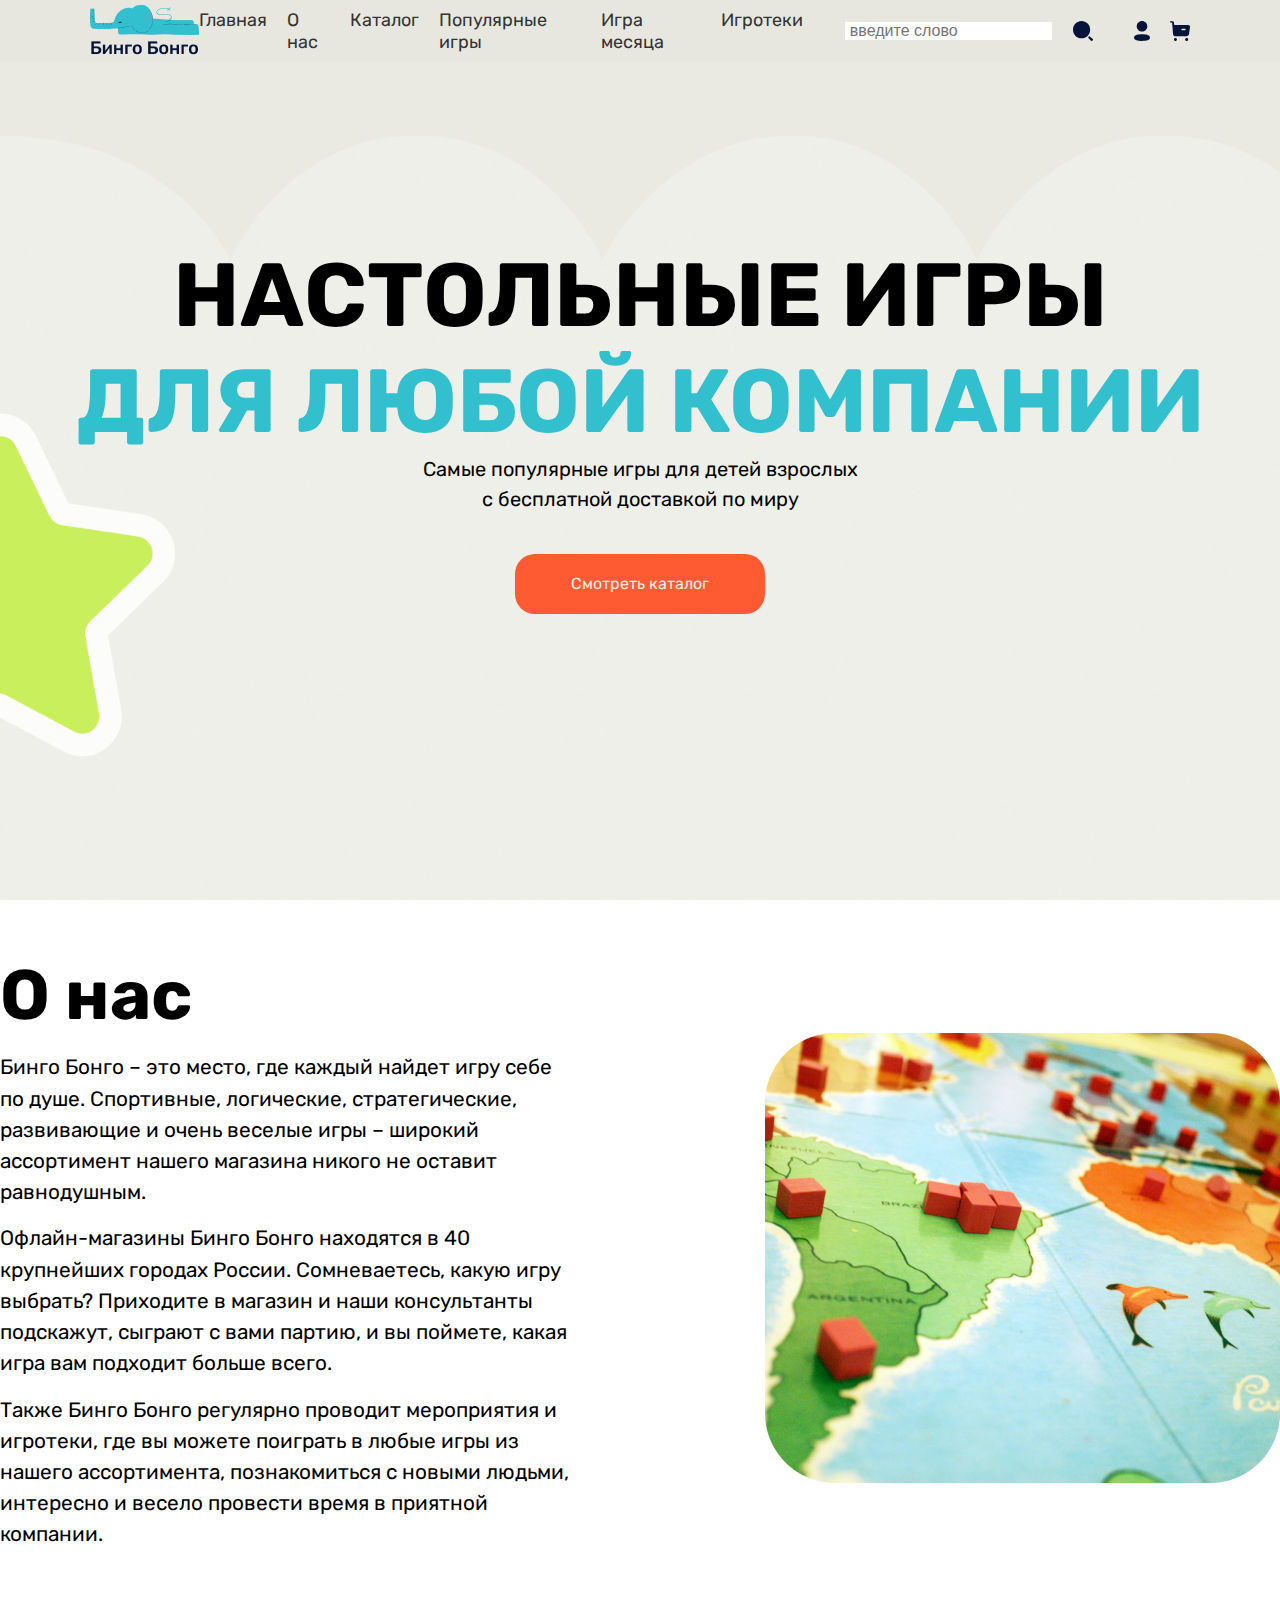
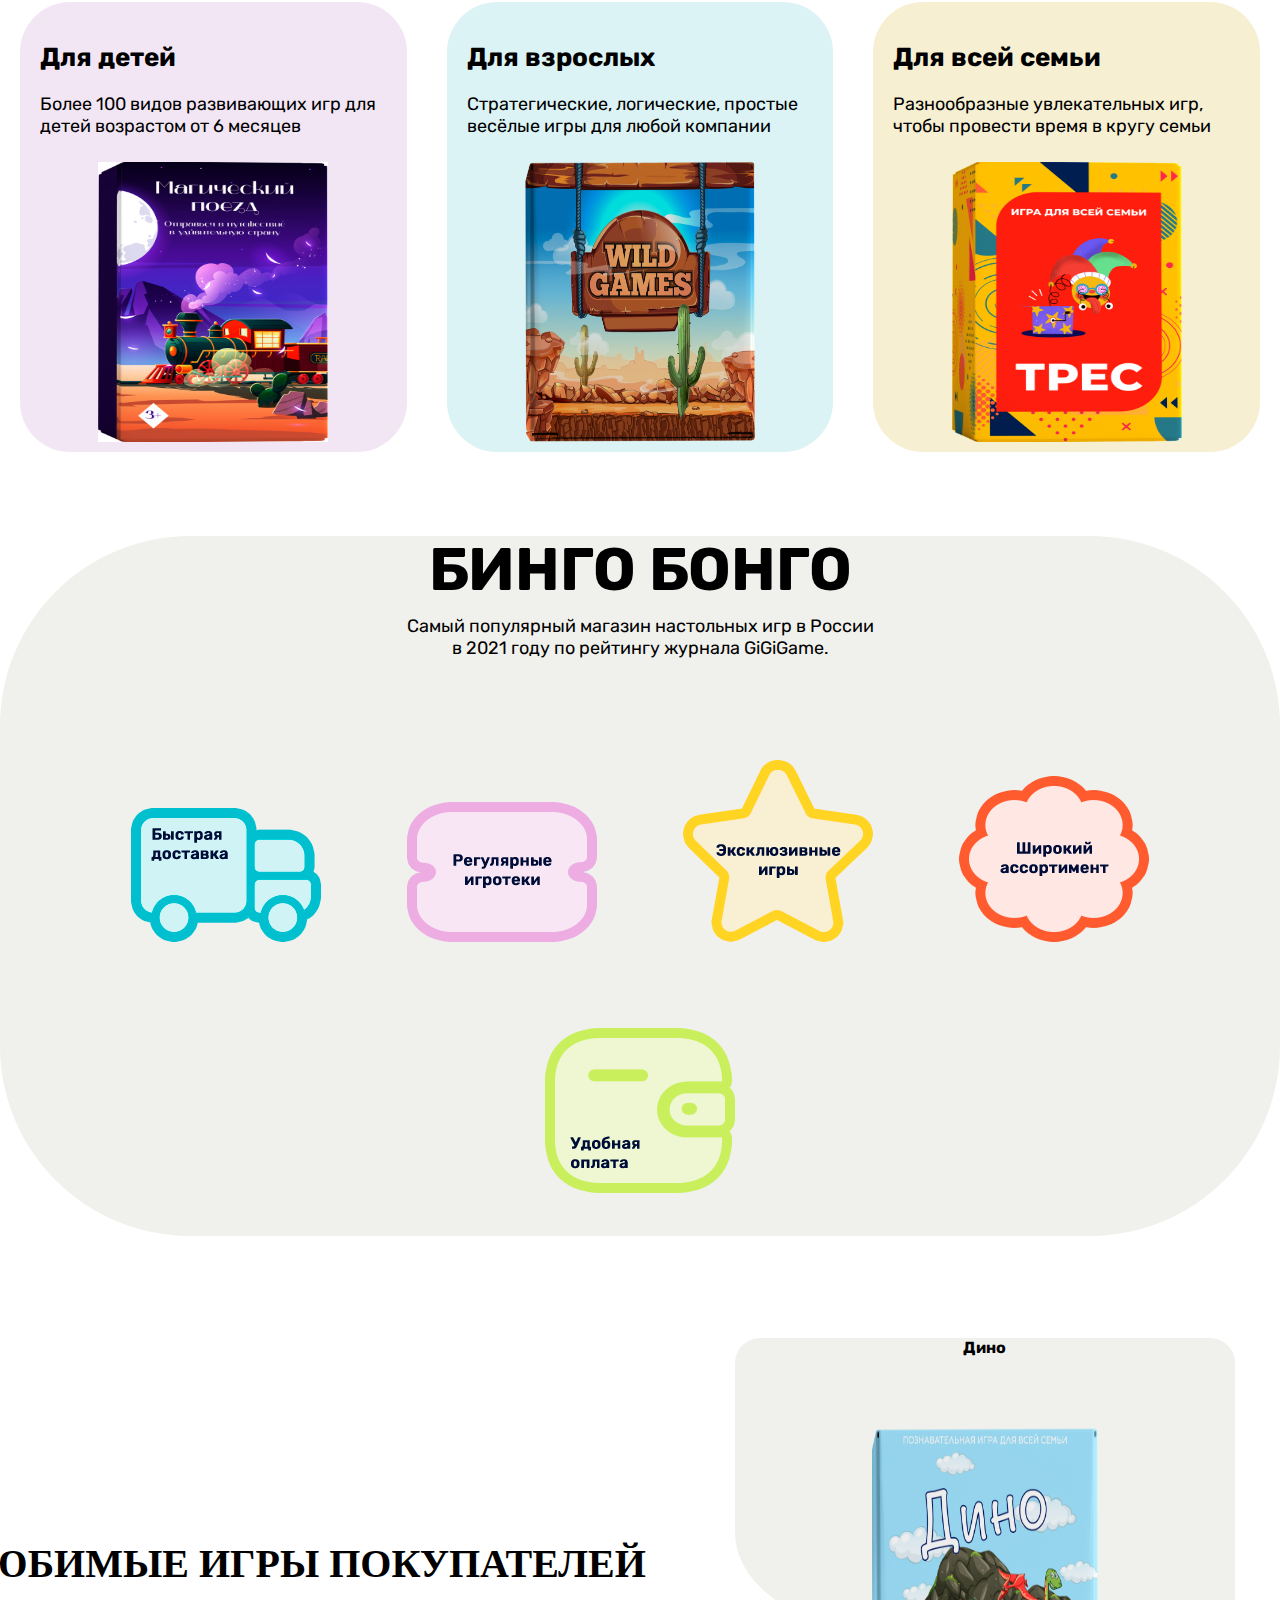
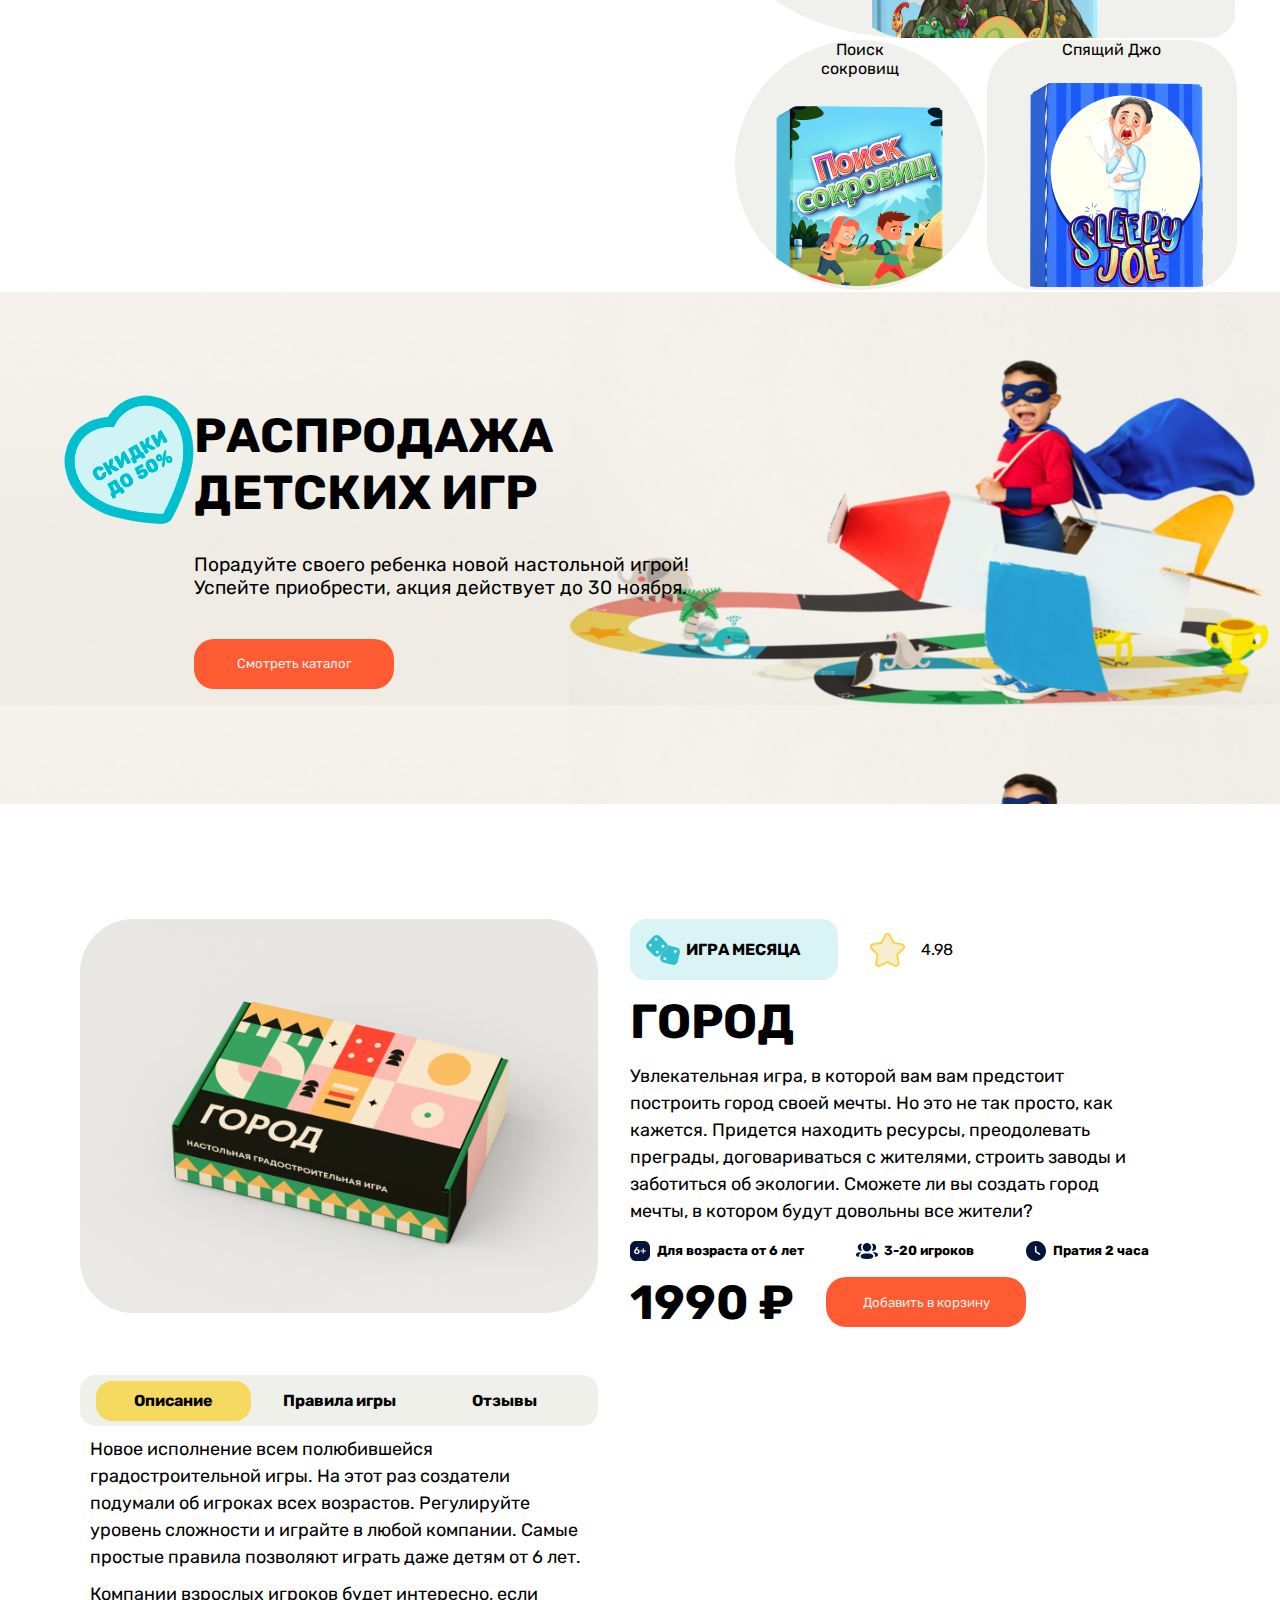
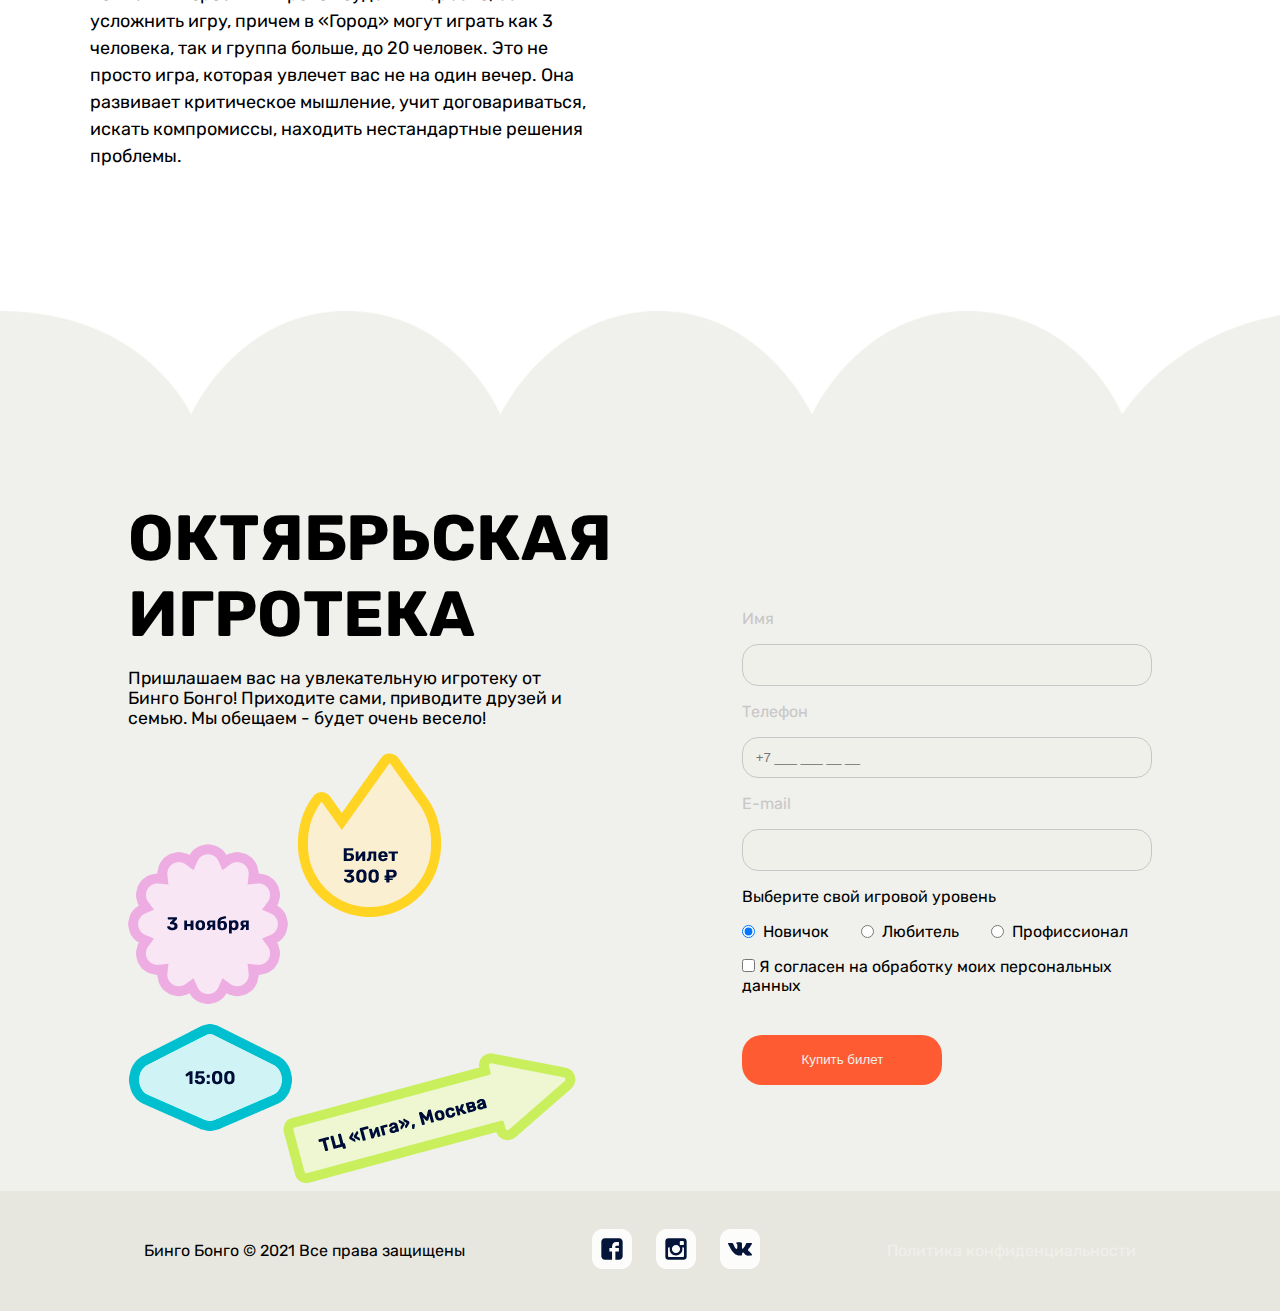
<file: практика/index.html>
<!DOCTYPE html>
<html lang="en">
<head>
    <meta charset="UTF-8">
    <title>Title</title>
  <link rel="stylesheet" href="style.css">
  <link rel="preconnect" href="https://fonts.googleapis.com">
  <link rel="preconnect" href="https://fonts.gstatic.com" crossorigin>
  <link href="https://fonts.googleapis.com/css2?family=Rubik&display=swap" rel="stylesheet">
  <script src=""></script>
</head>
<body>
<section class="navigation">
  <header>
      <img src="images/5.png" alt="Logo">
    <nav>
      <ul>
        <li><a href="#main">Главная</a></li>
        <li><a href="#about-us">О нас</a></li>
        <li><a href="#catalog-games">Каталог</a></li>
        <li><a href="#favorite-games">Популярные игры</a></li>
        <li><a href="#month-game">Игра месяца</a></li>
        <li><a href="#playbooks">Игротеки</a></li>
      </ul>
    </nav>
    <div class="images">
      <div class="search-box">
        <input class="search" type="text" name="" placeholder=" введите слово">
      <button class="images_but" ><a href="welcome.html"><img src="images/2.svg" class="search_img"  alt="Image 1"></a></button></div>
      <img src="images/3.svg" href="" alt="Image 2">
      <img src="images/4.svg" href="" alt="Image 3">
    </div>
  </header>
  <div class="text-header" id="main">
    <h1>НАСТОЛЬНЫЕ ИГРЫ</h1>
    <h1 class="color-text">ДЛЯ ЛЮБОЙ КОМПАНИИ</h1>
    <p>Самые популярные игры для детей взрослых с бесплатной доставкой по миру</p>
    <button class="look-but" ><a href="#catalog-games">Смотреть каталог</a></button>
  </div>
</section>
<section  id="about-us" class="about-us">
  <div class="container-text-img">
    <div class="text">
      <h1>О нас</h1>
      <p>Бинго Бонго – это место, где каждый найдет игру себе по душе. Спортивные, логические, стратегические, развивающие и очень веселые игры – широкий ассортимент нашего магазина никого не оставит равнодушным.</p>
      <p>Офлайн-магазины Бинго Бонго находятся в 40 крупнейших городах России. Сомневаетесь, какую игру выбрать? Приходите в магазин и наши консультанты подскажут, сыграют с вами партию, и вы поймете, какая игра вам подходит больше всего.</p>
      <p>Также Бинго Бонго регулярно проводит мероприятия и игротеки, где вы можете поиграть в любые игры из нашего ассортимента, познакомиться с новыми людьми, интересно и весело провести время в приятной компании. </p>
    </div>
    <div class="image-game">
      <img src="images/6.png" alt="Изображение">
    </div>
  </div>
  <div id="catalog-games" class="container-block">
    <div class="block-one">
      <h2>Для детей</h2>
      <p>Более 100 видов развивающих игр для детей возрастом от 6 месяцев</p>
      <img src="images/7.jpg" alt="Изображение">
    </div>
    <div class="block-two">
      <h2>Для взрослых</h2>
      <p>Стратегические, логические, простые весёлые игры для любой компании</p>
      <img src="images/8.png" alt="Изображение">
    </div>
    <div class="block-three">
      <h2>Для всей семьи</h2>
      <p>Разнообразные увлекательных игр, чтобы провести время в кругу семьи</p>
      <img src="images/9.png" alt="Изображение">
    </div>
  </div>
</section>
<section>
  <div class="container-bingo-bongo">
    <div class="container-bingo-bongo-text">
      <h1>БИНГО БОНГО</h1>
      <p>Самый популярный магазин настольных игр в России в 2021 году по рейтингу журнала GiGiGame.</p>
    </div>
    <div class="container-bingo-bongo-img">
      <img src="images/10.png" alt="Игра 1">
      <img src="images/11.png" alt="Игра 2">
      <img src="images/12.png" alt="Игра 3">
      <img src="images/13.png" alt="Игра 4">
      <img src="images/14.png" alt="Игра 5">
    </div>
  </div>
</section>
<section id="favorite-games" class="boxing-card">
  <div class="lvgame">
    <p>ЛЮБИМЫЕ ИГРЫ ПОКУПАТЕЛЕЙ</p>
</div>
<table class="table">
    <tr >
    <td colspan="2" class="td_dino"> <div class="dino"><h2 class="dino_txt">Дино</h2> <img src="images/15.png" class="img_dino"></div></td>
    <td class="td_dino"></td>
    </tr>
    <tr>
    <td class="td_treas"> <div class="treas"><p>Поиск <br> сокровищ</p><img src="images/16.png" class="img_treas"></div></td>
    <td class="td_sleep"><div class="sleep"><p>Спящий Джо</p><img src="images/17.png" class="img_sleep"> </div></td>
    </tr>
</table>
</section>
<section class="sec-lead">
  <div class="content-lead">
    <div class="lead">
      <div class="label">
        <img src="images/18.png" alt="heart">
      </div>
      <div class="information_text">
        <h3>Распродажа<br> детских игр</h3>
        <p>Порадуйте своего ребенка новой настольной игрой! <br>
          Успейте приобрести, акция действует до 30 ноября.</p>
        <button class="label-but"><a href="#catalog-games">Смотреть каталог</a></button>
      </div>
    </div>
  </div>
</section>
<section id="month-game" class="game_card">
  <div class=content-game-card>
    <div class="game-town">
      <div class="images-game-town">
        <img src="images/20.png" alt="Изображение">
      </div>
      <div class="game-month">
        <div class="information-game-month">
          <div class="month">
            <img src="images/21.svg" alt="Изображение">
            <h4>Игра месяца</h4>
          </div>
          <div class="number">
            <img src="images/22.svg" id="rate" alt="Изображение">
            <h>4.98</h>
          </div>
        </div>
        <div class="town">
          <h3>Город</h3>
          <p>Увлекательная игра, в которой вам вам предстоит построить город своей мечты. Но это не так просто, как кажется. Придется находить ресурсы, преодолевать преграды, договариваться с жителями, строить заводы и заботиться об экологии. Сможете ли вы создать город мечты, в котором будут довольны все жители?</p>
          <div class="child">
            <div class="child-images">
              <img src="images/23.svg" alt="Изображение">
              <h5>Для возраста от 6 лет</h5>
            </div>
            <div class="child-images">
              <img src="images/24.svg" alt="Изображение">
              <h5>3-20 игроков</h5>
            </div>
            <div class="child-images">
              <img src="images/25.svg" alt="Изображение">
              <h5>Пратия 2 часа</h5>
            </div>
          </div>
          <div class="pay">
            <h3>1990 &#8381;</h3>
            <button class="pay-but" ><a href="welcome.html">Добавить в корзину</a></button>
          </div>
        </div>
      </div>
      <div class="rules">
        <div class="tabs">
          <input type="radio" name="tabs" id="what" checked>
          <label for="what">Описание</label>
          <input type="radio" name="tabs" id="game">
          <label for="game">Правила игры</label>
          <input type="radio" name="tabs" id="reviews">
          <label for="reviews">Отзывы</label>
        </div>
        <div class="text-rules">
          <div class="text-games">
            <p>Новое исполнение всем полюбившейся градостроительной игры. На этот раз создатели подумали об игроках всех возрастов. Регулируйте уровень сложности и играйте в любой компании.  Самые простые правила позволяют играть даже детям от 6 лет.</p>
            <p>Компании взрослых игроков будет интересно, если усложнить игру, причем в «Город» могут играть как 3 человека, так и группа больше, до 20 человек. Это не просто игра, которая увлечет вас не на один вечер. Она развивает критическое мышление, учит договариваться, искать компромиссы, находить нестандартные решения проблемы.</p>
          </div>
        </div>
      </div>
    </div>
  </div>
</section>
<section class="library">
  <div class="content-library">
    <div class="game-library">
      <div class="text-library">
        <h3>Октябрьская игротека</h3>
        <p>Пришлашаем вас на увлекательную игротеку от Бинго Бонго! Приходите сами, приводите друзей и семью. Мы обещаем - будет очень весело!</p>
        <div class="photo-svg">
          <div id="flower">
            <img src="images/26.png" alt="Изображение">
          </div>
          <div id="fire">
            <img src="images/27.png" alt="Изображение">
          </div>
          <div id="rhomb">
            <img src="images/28.png" alt="Изображение">
          </div>
          <div id="arrow">
            <img src="images/29.png" alt="Изображение">
          </div>
        </div>
      </div>
      <div class="feedback">
        <form action="index.html">
          <label for="name" class="box">Имя</label>
          <input type="text" name="name" id="name">

          <label for="phone" class="box">Телефон</label>
          <input type="tel" name="phone" id="phone" placeholder="+7 ___ ___ __ __">

          <label for="email" class="box">E-mail</label>
          <input type="email" name="email" id="email">

          <p>Выберите свой игровой уровень</p>
          <div class="roles">
            <input type="radio" name="level" id="beginner" checked>
            <label for="beginner">Новичок</label>

            <input type="radio" name="level" id="amateur">
            <label for="amateur">Любитель</label>

            <input type="radio" name="level" id="professional">
            <label for="professional">Профиссионал</label>
          </div>
          <input type="checkbox" name="checkbox_data" id="data">
          <label for="data">Я согласен на обработку моих персональных данных</label>

          <button class="event-but"><a href="welcome.html">Купить билет</a></button>
        </form>
      </div>
    </div>
  </div>
</section>
<footer id="playbooks">
  <div class="left">Бинго Бонго &#169; 2021 Все права защищены</div>
  <div class="center">
    <img src="images/30.svg" alt="Изображение">
    <img src="images/31.svg" alt="Изображение">
    <img src="images/32.svg" alt="Изображение">
  </div>
  <div class="right"><a href="#">Политика конфиденциальности</a></div>
</footer>
</body>
</html>
</file>
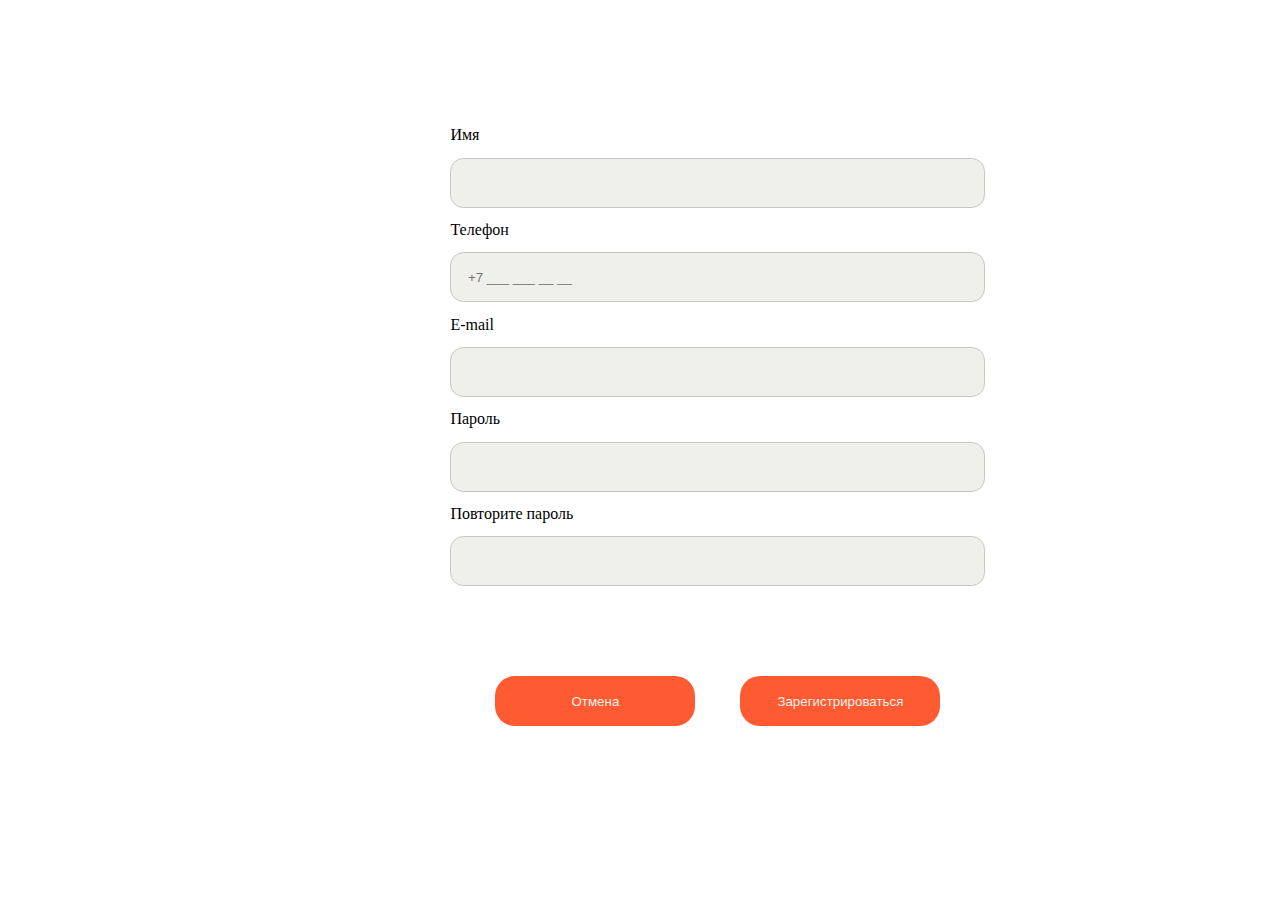
<file: практика/welcome.html>
<!DOCTYPE html>
<html lang="en">
<head>
    <meta charset="UTF-8">
    <meta http-equiv="X-UA-Compatible" content="IE=edge">
    <meta name="viewport" content="width=device-width, initial-scale=1.0">
    <title>Document</title>
    <link rel="stylesheet" href="welcome.css">
</head>
<body>
    <div class="forma">
    <form action="welcome.html">
        <label for="name" class="box">Имя</label>
          <input type="text" name="name" id="name">

          <label for="phone" class="box">Телефон</label>
          <input type="tel" name="phone" id="phone" placeholder="+7 ___ ___ __ __">

          <label for="email" class="box">E-mail</label>
          <input type="email" name="email" id="email">

          <label for="password" class="password">Пароль</label>
          <input type="password" name="password" id="password">
          <label for="email" class="password">Повторите пароль</label>
          <input type="password" name="password" id="password">
    </form>
    <button class="exit"><a href="index.html">Отмена</a></button>
    <button class="registr" ><a href="index.html"> Зарегистрироваться</a></button>
    </div>
</body>
</html>
</file>
<file: практика/style.css>
*{
    margin: 0;
    padding: 0;
    box-sizing: border-box;
}
html {
    scroll-behavior: smooth;
}
header {
    display: flex;
    justify-content: space-between;
    align-items: center;
    padding: 0 7%;
    position: fixed;
    width: 100%;
    background-color: #e8e7df;
}
nav ul {
    list-style: none;
    display: flex;
}
nav li {
    margin-right: 20px;
}

nav a {
    text-decoration: none;
    color: #333;
    font-size: 18px;
    font-family: 'Rubik', sans-serif;
}

.navigation{
    width: 100%;
    height: 100vh;
    background-image: url("images/1.png");
    background-size: cover;
}
.images {
    display: flex;
}
.search-box{
    border: 1px solid #e8e7df;
    display: inline-flex;
    padding: 20px;
    align-items: center;
    justify-content: space-between;
    border-radius: 15px;
    overflow: hidden;
}
.search{
    border: none;
    outline: none;
    font-size: 16px;
    border-color: transparent;
    border: 1px solid #e8e7df;
}
.images_but{
    border: none;
    cursor: pointer;
    background-color: transparent;
}

.search_img{
    display: flex;
    align-items: center;
    justify-content: center;
}
.images img {
    margin-left: 20px;
    cursor: pointer;
}
.text-header{
    display: flex;
    justify-content: center;
    align-items: center;
    flex-direction: column;
    height: 95vh;
    margin: 0;
    padding: 0;
    font-family: 'Rubik', sans-serif;
}
.text-header h1{
    text-align: center;
    font-size: 5.6em;
    font-weight: bold;
}
.text-header p{
    text-align: center;
    font-size: 20px;
    max-width: 450px;
    line-height: 1.5;
}
.look-but{
    display: block;
    width: 250px;
    height: 60px;
    background-color: #ff5b32;
    color: white;
    border: none;
    cursor: pointer;
    border-radius: 20px;
    margin-top: 40px;
    font-family: 'Rubik', sans-serif;
    font-size: 16px;
}
 a{
    text-decoration: none;
    color: #f0f0eb;
}
.color-text{
    color: #32bfce;
}
.about-us{
    width: 100%;
    height: 100%;
    background-color: white;
}
.container-text-img{
    display: flex;
    justify-content: center;
    align-items: center;
    height: 80vh;
}
.text {
    float: left;
    margin-right: 15%;
    font-family: 'Rubik', sans-serif;
}
.text p{
    max-width: 870px;
    margin-top: 15px;
    margin-bottom: 15px;
    font-family: 'Rubik', sans-serif;
    font-size: 1.3em;
    line-height: 1.5em;
}
.text h1{
    font-family: 'Rubik', sans-serif;
    font-size: 70px;
}
.image-game:hover img{
    -webkit-transform: scale(1.5);
    -ms-transform: scale(1.5);
    transform: scale(1.5);
}
.image {
    float: right;
}
.container-block {
    display: flex;
    justify-content: center;
    align-items: center;
    margin-top: -3%;
    font-family: 'Rubik', sans-serif;
}
.block-one {
    width: 520px;
    height: 450px;
    margin: 20px;
    padding: 20px;
    border-radius: 50px;
    background-color: #f3e6f4;
}
.block-two {
    width: 520px;
    height: 450px;
    margin: 20px;
    padding: 20px;
    border-radius: 50px;
    background-color: #dbf3f5;
}
.block-three {
    width: 520px;
    height: 450px;
    margin: 20px;
    padding: 20px;
    border-radius: 50px;
    background-color: #f6efd2;

}
.block-one img {
    display: block;
    margin: auto;
    width: 230px;
    height: 280px;
}
.block-one:hover img{
    -webkit-transform: scale(1.5);
    -ms-transform: scale(1.5);
    transform: scale(1.5);
}
.block-two img {
    display: block;
    margin: auto;
    width: 230px;
    height: 280px;
}
.block-two:hover img{
    -webkit-transform: scale(1.5);
    -ms-transform: scale(1.5);
    transform: scale(1.5);
}
.block-three img {
    display: block;
    margin: auto;
    width: 230px;
    height: 280px;
}
.block-three:hover img{
    -webkit-transform: scale(1.5);
    -ms-transform: scale(1.5);
    transform: scale(1.5);
}
.block-one,.block-two,.block-three, h2 {
    margin-bottom: 20px;
    font-size: 26px;
}
.block-one p {
    margin-bottom: 25px;
    font-size: 18px;
}
.block-two p {
    margin-bottom: 25px;
    font-size: 18px;
}
.block-three p {
    margin-bottom: 25px;
    font-size: 18px;
}
.container-bingo-bongo {
    width: 100%;
    height: 700px;
    background-color: #f0f0ec;
    border-radius: 190px;
    margin-top: 5%;
    display: flex;
    flex-direction: column;
    justify-content: center;
    align-items: center;
    text-align: center;
}
.container-bingo-bongo-text{
    margin-bottom: 60px;
    font-family: 'Rubik', sans-serif;
}
.container-bingo-bongo-img img{
    margin: 40px;
}
.container-bingo-bongo-text p{
    margin-top: 10px;
    font-size: 18px;
    max-width: 470px;
}
.container-bingo-bongo-text h1{
    font-size: 60px;
}
.boxing-card{
    display: flex;
    justify-content: center;
    align-items: center;

}
.boxing-card p{
    margin-left: -25%;
}
.lvgame{
    font-size: 40px;
    font-weight: bold;
    text-align: center;
    float: left;
}
.table{
    text-align: center;
    width: 20%;
    height: 25%;
}
.td_dino{
    align-items: center;
}
.td_treas{
    align-items: center;
}
.dino{
    margin-top: 100px;
    width: 500px;
    height: 300px;
    background-color: #f0f0ec;
    border-radius: 25px 25px 25px 35%;

}
.dino:hover img{
    -webkit-transform: scale(2);
    -ms-transform: scale(2);
    transform: scale(2);
}
.dino_txt{
    text-align: center;
    font-weight: bold;
    font-size: 16px;
    margin-top: 15%;
    font-family: 'Rubik', sans-serif;
}
h2{
    margin-top: 20px;
    font-family: 'Rubik', sans-serif;
}
.treas{
    height: 250px;
    width: 250px;
    background-color: #f0f0ec;
    border-radius: 50%;
    font-family: 'Rubik', sans-serif;
}
.treas:hover img{
    -webkit-transform: scale(2);
    -ms-transform: scale(2);
    transform: scale(2);
}
.treas p{
    margin-left: 0;
}
.img_treas{
    margin-top: 7.75%;
    margin-left: -4.5%;
}
.img_sleep{
    margin-top: 6.5%;
    margin-left: -2.5%;
}
.sleep{
    background-color: #f0f0ec;
    height: 250px;
    width: 250px;
    border-radius: 50px;
    font-family: 'Rubik', sans-serif;
}
.sleep:hover img{
    -webkit-transform: scale(2);
    -ms-transform: scale(2);
    transform: scale(2);
}
.sleep p{
    margin-left: 0;
}
.img_dino{
    width: 350px;
    height: 217px;
    margin-top: 44px;
}
.sec-lead{
    background-image: url("images/19.png");
   background-size: 100%;
}
.lead{
    padding: 10% 0;
    display: flex;
    justify-content: flex-start;
}
.label{
    margin-top: -1%;
}
.information_text{
    width: 50%;
    font-family: 'Rubik', sans-serif;
}

.information_text h3{
    font-size: 3em;
    text-transform: uppercase;
}

.information_text p{
    font-size: 1.2em;
    margin-top: 2rem;
}
.content-lead{
    width: 90%;
    margin: 0 auto;
}
.label-but{
    display: block;
    width: 200px;
    height: 50px;
    background-color: #ff5b32;
    color: white;
    border: none;
    cursor: pointer;
    border-radius: 20px;
    margin-top: 40px;
    font-family: 'Rubik', sans-serif;
}


.content-game-card{
    width: 90%;
    margin: 0 auto;
}
.game-town{
    padding: 10% 0;
    display: flex;
    flex-wrap: wrap;
    font-family: 'Rubik', sans-serif;
}
.images-game-town{
    width:45%;
    margin: 0 1rem;
}

.images-game-town img{
    width: 100%;
}
.images-game-town:hover img{
    -webkit-transform: scale(1.5);
    -ms-transform: scale(1.5);
    transform: scale(1.5);
}
.game-month{
    width:45%;
    margin: 0 1rem;
}
.information-game-month{
    display: flex;
}
.month{
    background-color: #daf3f5;
    border-radius: 1rem;
    padding: 3%;
    display: flex;
    align-items: center;
    text-transform: uppercase;
    margin-right: 2rem;
    width: 40%;
}

.month img{
    margin-right: 0.4rem;
}

.number{
    display: flex;
    align-items: center;
    width: 40%;
}

.number img{
    width: 2.2rem;
    margin-right: 1rem;
}

.number h4{
    font-size: 2em;
}

.town h3{
    text-transform: uppercase;
    font-size: 3em;
    margin: 0.8rem 0;
}
.town p{
    font-size: 18px;
    line-height: 1.5em;
}
.child{
    margin-top: 1rem;
    display: flex;
    justify-content: space-between;
}

.child-images{
    display: flex;
    align-items: center;
}

.child-images img{
    margin-right: 0.4rem;
}

.pay{
    display: flex;
    align-items: center;
}

.pay h3{
    margin-right: 2rem;
}
.pay-but{
    display: block;
    width: 200px;
    height: 50px;
    background-color: #ff5b32;
    color: white;
    border: none;
    cursor: pointer;
    border-radius: 20px;
    font-family: 'Rubik', sans-serif;
}
.rules{
    width:45%;
    margin: 1rem;
}

.rules .tabs{
    width: 100%;
    background-color: #f0f0eb;
    border-radius: 1rem;
    display: flex;
    align-items: center;
    justify-content: center;
    text-align: center;
}

.rules input[type=radio]{
    display: none;
}

.rules label{
    border-radius: 1rem;
    display: flex;
    align-items: center;
    justify-content: center;
    height: 40px;
    width: 155px;
    font-weight: bold;
    margin: 1%;
}
.rules input[type=radio]:checked + label{
    background-color: #f5d961;
}

.rules{
    padding-top: 1rem;
}
.text-games p{
    font-size: 18px;
    line-height: 1.5em;
    margin: 10px;

}
.library{
    background-image: url("images/33.png");
    background-size: cover;
    background-repeat: no-repeat;
    height: 55rem;
    padding-top: 15%;
    display: flex;
    align-items: center;
    justify-content: center;
    font-family: 'Rubik', sans-serif;
}

.game-library{
    display: flex;
    align-items: center;
    justify-content: space-between;
}

.text-library{
    align-self: start;
    width: 45%;
}

.text-library h3{
    text-transform: uppercase;
    font-size: 4em;
    margin-bottom: 1rem;
}

.text-library p{
    font-size: 1.1em;
    margin-bottom: 1rem;
}

.photo-svg{
    display: flex;
    flex-wrap: wrap;
    font-size: 1.5em;
}

#flower{
    position: relative;
    top: 100px;
}

#fire{
    margin: 2%;
}

#rhomb{
    position: relative;
    top: 90px;
}

#arrow{
    position: relative;
    left: 150px;
    margin: 1%;
}
.feedback{
    width: 40%;
}
.feedback form{
    width: 100%;
}
form input[type=text],input[type=email],input[type=tel]{
    width: 100%;
    background-color: #f0f0eb;
    border:1px solid #c7c7c7 ;
    border-radius: 1rem;
    padding: 3%;
    margin: 1rem 0;
}
label.box{
    color: #c7c7c7;
}
.roles{
    margin: 1rem 0;
    display: flex;
    align-items: center;
}
.roles label{
    margin-left: 0.5rem;
    margin-right: 2rem;
}
.content-library{
    margin: 0;
    width: 80%;
}
.event-but{
    display: block;
    width: 200px;
    height: 50px;
    background-color: #ff5b32;
    color: white;
    border: none;
    cursor: pointer;
    border-radius: 20px;
    margin-top: 40px;
}
footer{
    background-color: #e8e7df;
    font-family: 'Rubik', sans-serif;
}

div.footer{
    padding: 2rem 0;
    display: flex;
    align-items: center;
    justify-content: space-around;
}

div.circle{
    display: flex;
    justify-content: space-around;
    align-items: center;
    width: 30%;
}
footer{
    align-items: center;
    display: flex;
    justify-content: space-between;
    height: 120px;
    padding: 0 20px;
}
.left {
    text-align: center;
    padding-left: 10%;
}
.right {
    text-align: center;
    padding-right: 10%;
}
.center {
    text-align: center;
}
.center img{
    margin: 10px;
    width: 40px;
    height: 40px;
}
</file>
<file: практика/welcome.css>
form input[type=text],input[type=email],input[type=tel],input[type=password]{
    width: 500px;
    background-color: #f0f0eb;
    border:1px solid #c7c7c7 ;
    border-radius: 1em;
    padding: 3%;
    margin: 1em 0;
}
form{
    justify-content: center;
    align-items: center;
    width: 550px;
    height: 550px;
}
.forma{
    vertical-align: middle;
    justify-content: center;
    align-items: center;
    margin-top: 10%;
    margin-left: 35%;
}
button{
    margin-left: 45px;
    float: left; 
    display: block;
    width: 200px;
    height: 50px;
    background-color: #ff5b32;
    color: white;
    border: none;
    cursor: pointer;
    border-radius: 20px;
}
a{
    text-decoration: none;
    color: #f0f0eb;
}
</file>
